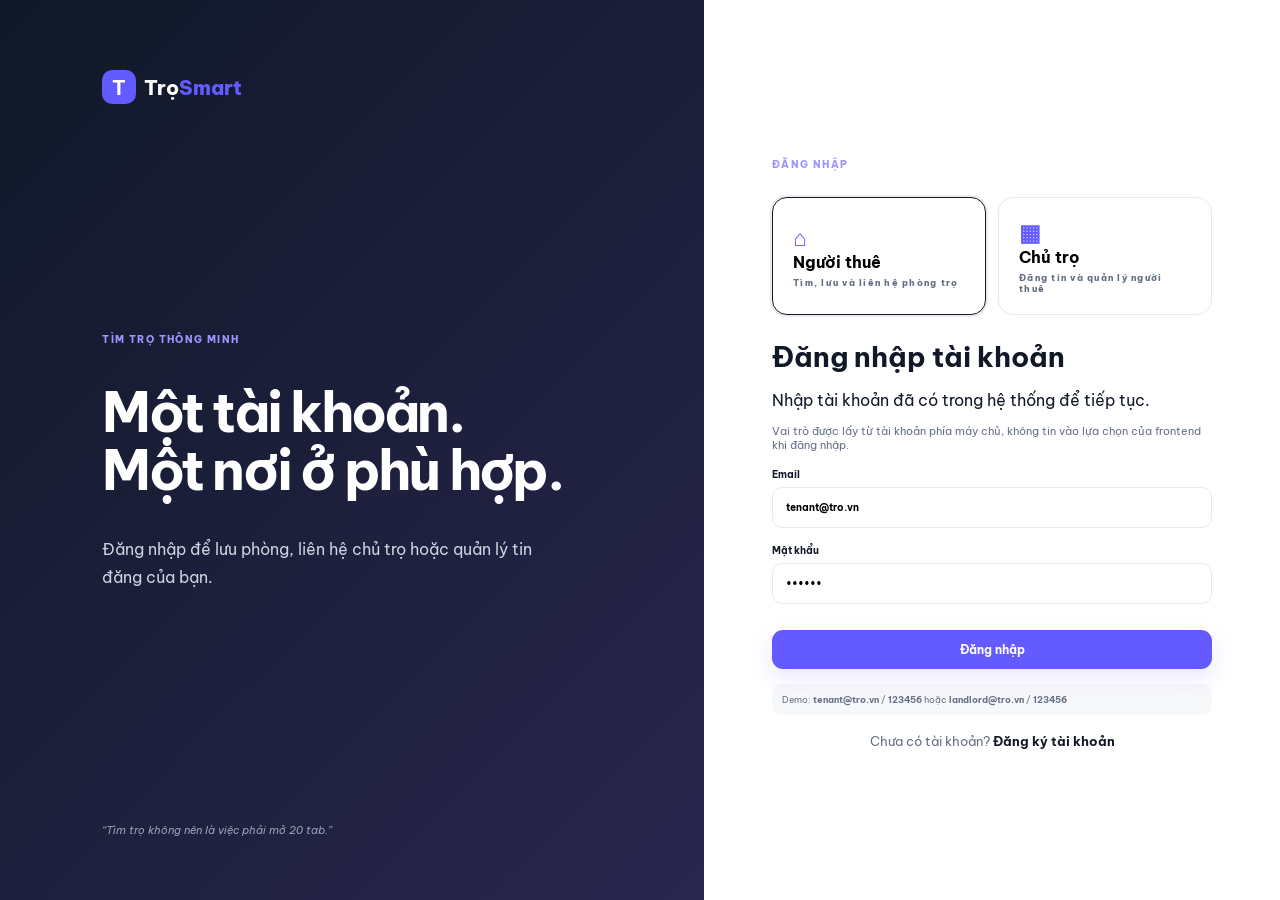
<file: frontend/pages/login.html>
<!doctype html>
<html lang="vi">
<head>
  <meta charset="utf-8">
  <meta name="viewport" content="width=device-width,initial-scale=1">
  <title>Tài khoản — TrọSmart</title>
  <link rel="preconnect" href="https://fonts.googleapis.com">
  <link rel="preconnect" href="https://fonts.gstatic.com" crossorigin>
  <link href="https://fonts.googleapis.com/css2?family=Be+Vietnam+Pro:wght@400;500;600;700;800&display=swap" rel="stylesheet">
  <link rel="stylesheet" href="../assets/css/style.css">
</head>
<body class="auth">
  <div class="auth-left">
    <a class="brand light" href="../index.html"><b>T</b>Trọ<span>Smart</span></a>
    <div>
      <small>TÌM TRỌ THÔNG MINH</small>
      <h1>Một tài khoản.<br>Một nơi ở phù hợp.</h1>
      <p>Đăng nhập để lưu phòng, liên hệ chủ trọ hoặc quản lý tin đăng của bạn.</p>
    </div>
    <i>“Tìm trọ không nên là việc phải mở 20 tab.”</i>
  </div>

  <div class="auth-right">
    <div class="auth-box">
      <small id="step">ĐĂNG NHẬP</small>
      <div id="roles" class="roles auth-role-picker">
        <button type="button" data-role="tenant"><b>⌂</b><strong>Người thuê</strong><small>Tìm, lưu và liên hệ phòng trọ</small></button>
        <button type="button" data-role="landlord"><b>▦</b><strong>Chủ trọ</strong><small>Đăng tin và quản lý người thuê</small></button>
      </div>

      <div class="auth-heading">
        <h2 id="modeTitle">Đăng nhập tài khoản</h2>
        <p id="modeDescription">Nhập tài khoản đã có trong hệ thống để tiếp tục.</p>
      </div>

      <form id="loginForm">
        <input type="hidden" id="loginRole" value="tenant">
        <p class="auth-hint" id="roleHint"></p>
        <label>Email<input id="loginEmail" type="email" value="tenant@tro.vn" required></label>
        <label>Mật khẩu<input id="loginPassword" type="password" value="123456" required></label>
        <button class="btn primary full" type="submit">Đăng nhập</button>
        <aside>Demo: <b>tenant@tro.vn</b> / <b>123456</b> hoặc <b>landlord@tro.vn</b> / <b>123456</b></aside>
      </form>

      <form id="registerForm" hidden>
        <input type="hidden" id="registerRole" value="tenant">
        <label>Họ và tên<input id="registerName" type="text" placeholder="Nguyễn Văn A" required></label>
        <label>Email<input id="registerEmail" type="email" placeholder="you@tro.vn" required></label>
        <label>Mật khẩu<input id="registerPassword" type="password" minlength="4" required></label>
        <label>Nhập lại mật khẩu<input id="registerPasswordConfirm" type="password" minlength="4" required></label>
        <button class="btn primary full" type="submit">Tạo tài khoản</button>
        <aside>Tài khoản mới sẽ được lưu trực tiếp vào <b>backend/data/db.json</b>.</aside>
      </form>

      <div class="auth-switch"><span id="modeText">Chưa có tài khoản?</span> <button type="button" id="switchMode">Đăng ký tài khoản</button></div>
    </div>
  </div>

  <script src="../assets/js/core/api.js"></script>
  <script src="../assets/js/core/session.js"></script>
  <script src="../assets/js/features/auth.js"></script>
</body>
</html>
</file>
<file: frontend/assets/css/style.css>
:root {
    --p: #635bff;
    --dark: #101828;
    --bg: #f7f8fc;
    --muted: #667085;
    --line: #e7e9ef
}

* {
    box-sizing: border-box
}

body {
    margin: 0;
    font-family: "Be Vietnam Pro", sans-serif;
    background: var(--bg);
    color: #111827
}

a {
    text-decoration: none;
    color: inherit
}

button,
input,
select {
    font: inherit
}

.nav {
    height: 74px;
    background: #fff;
    border-bottom: 1px solid var(--line);
    display: flex;
    align-items: center;
    gap: 25px;
    padding: 0 5%;
    position: sticky;
    top: 0;
    z-index: 10
}

.brand {
    font-size: 20px;
    font-weight: 800;
    white-space: nowrap
}

.brand b {
    display: inline-grid;
    place-items: center;
    width: 34px;
    height: 34px;
    background: var(--p);
    color: #fff;
    border-radius: 10px;
    margin-right: 8px
}

.brand span {
    color: var(--p)
}

.search {
    display: flex;
    align-items: center;
    gap: 8px;
    background: #f8f9fb;
    border: 1px solid var(--line);
    border-radius: 12px;
    padding: 0 13px;
    height: 44px;
    flex: 1;
    max-width: 430px;
    margin-left: auto
}

.search input {
    border: 0;
    outline: 0;
    background: transparent;
    width: 100%;
    font-size: 12px
}

.nav nav {
    display: flex;
    align-items: center;
    gap: 14px;
    font-size: 12px
}

.nav nav button {
    border: 0;
    background: none;
    font-size: 18px
}

.btn {
    display: inline-flex;
    align-items: center;
    justify-content: center;
    border: 0;
    border-radius: 11px;
    padding: 12px 17px;
    font-weight: 700;
    font-size: 12px;
    cursor: pointer
}

.primary {
    background: var(--p);
    color: white;
    box-shadow: 0 8px 22px #635bff25
}

.dark {
    background: var(--dark);
    color: white
}

.outline {
    background: white;
    border: 1px solid var(--line)
}

.hero {
    min-height: 580px;
    background: linear-gradient(90deg, #0d1528e8, #0d152877), url('https://images.unsplash.com/photo-1493809842364-78817add7ffb?auto=format&fit=crop&w=2000&q=85') center/cover;
    color: #fff;
    display: flex;
    align-items: center
}

.hero-inner {
    width: min(1120px, 90%);
    margin: auto
}

.hero small,
.section small,
.auth small,
.dash small {
    font-size: 10px;
    font-weight: 800;
    letter-spacing: .14em;
    color: #9b96ff
}

.hero h1 {
    font-size: clamp(42px, 6vw, 75px);
    line-height: 1.04;
    letter-spacing: -.055em;
    margin: 12px 0 18px
}

.hero h1 span {
    color: #bcb8ff
}

.hero p {
    max-width: 610px;
    color: #d0d5dd;
    line-height: 1.7
}

.hero-search {
    background: white;
    border-radius: 15px;
    padding: 7px;
    display: flex;
    width: min(700px, 100%);
    margin-top: 25px
}

.hero-search input {
    border: 0;
    outline: 0;
    flex: 1;
    padding: 0 15px
}

.stats {
    display: flex;
    gap: 45px;
    margin-top: 40px
}

.stats b {
    font-size: 20px
}

.stats small {
    display: block;
    color: #cbd5e1;
    font-size: 10px;
    letter-spacing: 0;
    margin-top: 4px
}

.section {
    width: min(1180px, 90%);
    margin: auto;
    padding: 75px 0
}

.heading {
    display: flex;
    justify-content: space-between;
    align-items: end;
    margin-bottom: 25px
}

.heading h2 {
    margin: 4px 0 0;
    font-size: 30px;
    letter-spacing: -.035em
}

.heading>a {
    color: var(--p);
    font-size: 12px;
    font-weight: 700
}

.filters {
    display: grid;
    grid-template-columns: 1.4fr 1fr 1fr 1fr auto;
    gap: 9px;
    padding: 12px;
    background: white;
    border: 1px solid var(--line);
    border-radius: 17px
}

.filters label {
    font-size: 10px;
    color: var(--muted);
    font-weight: 700
}

.filters select {
    display: block;
    width: 100%;
    border: 0;
    background: #f7f8fa;
    border-radius: 9px;
    padding: 11px;
    margin-top: 5px;
    font-size: 11px
}

.filters>button {
    border: 0;
    background: none;
    color: var(--muted);
    cursor: pointer
}

.meta {
    display: flex;
    justify-content: space-between;
    font-size: 10px;
    color: var(--muted);
    margin: 22px 0 14px
}

.grid {
    display: grid;
    grid-template-columns: repeat(3, 1fr);
    gap: 18px
}

.card {
    background: #fff;
    border: 1px solid var(--line);
    border-radius: 18px;
    overflow: hidden
}

.card:hover {
    transform: translateY(-4px);
    box-shadow: 0 18px 50px #10182812
}

.photo {
    height: 215px;
    background-size: cover;
    background-position: center;
    position: relative
}

.verified {
    position: absolute;
    top: 12px;
    left: 12px;
    background: #ecfdf3;
    color: #027a48;
    padding: 6px 8px;
    border-radius: 20px;
    font-size: 9px;
    font-weight: 800
}

.save {
    position: absolute;
    top: 12px;
    right: 12px;
    border: 0;
    border-radius: 50%;
    width: 35px;
    height: 35px;
    background: #ffffffe8;
    cursor: pointer
}

.body {
    padding: 15px
}

.price {
    font-size: 18px;
    font-weight: 800
}

.price i {
    font-size: 10px;
    color: var(--muted);
    font-style: normal;
    font-weight: 500
}

.title {
    font-size: 13px;
    font-weight: 700;
    line-height: 1.5;
    margin: 7px 0
}

.meta2 {
    font-size: 10px;
    color: var(--muted)
}

.address {
    font-size: 10px;
    color: var(--muted);
    margin-top: 9px;
    white-space: nowrap;
    overflow: hidden;
    text-overflow: ellipsis
}

.tags {
    display: flex;
    flex-wrap: wrap;
    gap: 5px;
    margin-top: 10px
}

.tag {
    background: #f2f4f7;
    padding: 5px 7px;
    border-radius: 7px;
    font-size: 9px;
    color: #475467
}

.card-foot {
    border-top: 1px solid var(--line);
    margin-top: 12px;
    padding-top: 10px;
    display: flex;
    justify-content: space-between;
    align-items: center;
    font-size: 10px
}

.mini {
    display: flex;
    align-items: center;
    gap: 7px
}

.mini img {
    width: 27px;
    height: 27px;
    border-radius: 50%
}

.card-foot a {
    color: var(--p);
    font-weight: 700
}

.map-band {
    display: grid;
    grid-template-columns: 1fr 1.2fr;
    gap: 60px;
    align-items: center
}

.map-band h2 {
    font-size: 40px;
    letter-spacing: -.04em
}

.map-band p {
    color: var(--muted);
    line-height: 1.8;
    font-size: 13px
}

.fake-map {
    height: 370px;
    border-radius: 25px;
    background: #e9edf1;
    position: relative;
    overflow: hidden;
    background-image: linear-gradient(#fff 1px, transparent 1px), linear-gradient(90deg, #fff 1px, transparent 1px);
    background-size: 50px 50px
}

.fake-map:before {
    content: "";
    position: absolute;
    top: 48%;
    left: -10%;
    width: 120%;
    height: 17px;
    background: #fff;
    transform: rotate(-20deg)
}

.fake-map span {
    position: absolute;
    right: 20px;
    top: 18px;
    font-weight: 800;
    color: #aab1bd
}

.fake-map b {
    position: absolute;
    background: var(--p);
    color: #fff;
    border: 4px solid #fff;
    border-radius: 50%;
    width: 34px;
    height: 34px;
    text-align: center;
    padding-top: 6px;
    font-size: 10px
}

.landlords {
    display: grid;
    grid-template-columns: repeat(5, 1fr);
    gap: 13px
}

.landlord {
    background: white;
    border: 1px solid var(--line);
    border-radius: 17px;
    padding: 20px;
    text-align: center
}

.landlord img {
    width: 62px;
    height: 62px;
    border-radius: 50%
}

.landlord h3 {
    font-size: 12px;
    margin: 8px 0
}

.landlord p {
    font-size: 10px;
    color: var(--muted)
}

.cta {
    background: #efefff;
    border: 1px solid #dedcff;
    border-radius: 25px;
    display: flex;
    justify-content: space-between;
    align-items: center;
    margin-bottom: 70px
}

.cta h2 {
    margin: 5px 0;
    font-size: 26px
}

.cta p {
    font-size: 11px;
    color: var(--muted)
}

footer {
    background: #101828;
    color: #98a2b3;
    padding: 50px 5%;
    display: grid;
    grid-template-columns: 2fr 1fr 1fr 1fr;
    gap: 35px;
    font-size: 10px
}

footer>div {
    display: flex;
    flex-direction: column;
    gap: 9px
}

footer strong {
    color: #fff
}

footer .brand {
    color: #fff
}

footer>small {
    grid-column: 1/-1;
    border-top: 1px solid #253047;
    padding-top: 18px
}

.auth {
    min-height: 100vh;
    display: grid;
    grid-template-columns: 1.1fr .9fr;
    background: #fff
}

.auth-left {
    background: linear-gradient(135deg, #101828, #29264e);
    color: white;
    padding: 7vh 8vw;
    display: flex;
    flex-direction: column;
    justify-content: space-between
}

.light {
    color: white
}

.auth-left h1 {
    font-size: 55px;
    line-height: 1.05;
    letter-spacing: -.05em
}

.auth-left p {
    color: #cbd5e1;
    max-width: 450px;
    line-height: 1.7
}

.auth-left i {
    font-size: 11px;
    color: #98a2b3
}

.auth-right {
    display: grid;
    place-items: center;
    padding: 40px
}

.auth-box {
    width: min(440px, 100%)
}

.auth-box h2 {
    font-size: 28px
}

.auth-box>p,
.auth-box form>p {
    font-size: 11px;
    color: var(--muted)
}

.roles {
    display: grid;
    grid-template-columns: 1fr 1fr;
    gap: 12px;
    margin-top: 25px
}

.roles button {
    border: 1px solid var(--line);
    background: white;
    border-radius: 15px;
    padding: 20px;
    text-align: left;
    cursor: pointer
}

.roles button:hover {
    border-color: #aaa5ff;
    transform: translateY(-2px)
}

.roles b {
    display: block;
    color: var(--p);
    font-size: 23px
}

.roles strong,
.roles small {
    display: block
}

.roles small {
    font-size: 9px;
    color: var(--muted);
    margin-top: 5px
}

.auth form label {
    display: block;
    font-size: 10px;
    font-weight: 700;
    margin: 16px 0
}

.auth input {
    display: block;
    width: 100%;
    padding: 13px;
    border: 1px solid var(--line);
    border-radius: 10px;
    margin-top: 6px;
    outline: 0
}

.full {
    width: 100%;
    margin-top: 10px
}

.auth form>button:first-child {
    border: 0;
    background: none;
    color: var(--p);
    font-size: 10px;
    cursor: pointer
}

.auth aside {
    margin-top: 15px;
    background: #f7f8fa;
    padding: 10px;
    border-radius: 9px;
    font-size: 9px;
    color: var(--muted)
}

#toast {
    position: fixed;
    right: 20px;
    bottom: 20px;
    background: #101828;
    color: white;
    padding: 12px 15px;
    border-radius: 10px;
    font-size: 10px;
    opacity: 0;
    transform: translateY(8px);
    transition: .2s;
    z-index: 100
}

.dash {
    background: var(--bg);
    min-height: 100vh
}

.side {
    position: fixed;
    left: 0;
    top: 0;
    bottom: 0;
    width: 245px;
    background: #101828;
    color: #98a2b3;
    padding: 25px 18px;
    display: flex;
    flex-direction: column
}

.profile {
    display: flex;
    gap: 9px;
    align-items: center;
    border-bottom: 1px solid #253047;
    padding: 22px 5px
}

.profile>b {
    width: 36px;
    height: 36px;
    border-radius: 50%;
    background: var(--p);
    display: grid;
    place-items: center;
    color: #fff
}

.profile strong,
.profile small {
    display: block
}

.profile strong {
    font-size: 10px;
    color: #fff
}

.profile small {
    font-size: 8px;
    margin-top: 3px
}

.side nav {
    display: flex;
    flex-direction: column;
    gap: 4px;
    padding-top: 15px
}

.side nav button,
.side>button {
    border: 0;
    background: none;
    color: #98a2b3;
    text-align: left;
    padding: 11px;
    border-radius: 9px;
    cursor: pointer;
    font-size: 10px
}

.side nav button.active,
.side nav button:hover {
    background: #1d2637;
    color: #fff
}

.side>button {
    margin-top: auto;
    border: 1px solid #253047
}

.dash-main {
    margin-left: 245px;
    padding: 45px 5%;
}

.dash-main>header {
    display: flex;
    justify-content: space-between;
    align-items: end;
    margin-bottom: 30px
}

.dash-main h1 {
    font-size: 32px;
    margin: 5px 0
}

.dash-grid {
    display: grid;
    grid-template-columns: repeat(4, 1fr);
    gap: 13px
}

.stat {
    background: white;
    border: 1px solid var(--line);
    border-radius: 15px;
    padding: 18px
}

.stat small {
    color: var(--muted);
    font-size: 9px;
    letter-spacing: 0
}

.stat b {
    display: block;
    font-size: 24px;
    margin-top: 8px
}

.panel {
    background: #fff;
    border: 1px solid var(--line);
    border-radius: 16px;
    padding: 20px;
    margin-top: 16px
}

.panel h3 {
    font-size: 13px;
    margin: 0 0 14px
}

.item {
    display: flex;
    align-items: center;
    gap: 12px;
    padding: 12px 0;
    border-bottom: 1px solid var(--line);
    font-size: 10px
}

.item:last-child {
    border: 0
}

.item img {
    width: 58px;
    height: 45px;
    object-fit: cover;
    border-radius: 7px
}

.item div:nth-child(2) {
    flex: 1
}

.item strong,
.item span {
    display: block
}

.item span {
    color: var(--muted);
    font-size: 9px;
    margin-top: 4px
}

.item a {
    color: var(--p);
    font-weight: 700
}

.badge {
    padding: 5px 7px;
    border-radius: 15px;
    background: #ecfdf3;
    color: #027a48;
    font-size: 8px
}

.map-page {
    height: calc(100vh - 74px);
    display: grid;
    grid-template-columns: 370px 1fr
}

.map-page>aside {
    background: #fff;
    border-right: 1px solid var(--line);
    padding: 25px;
    overflow: auto
}

.map-page select {
    width: 100%;
    padding: 11px;
    border: 1px solid var(--line);
    border-radius: 10px;
    margin-bottom: 12px
}

.map-item {
    padding: 12px;
    border: 1px solid var(--line);
    border-radius: 12px;
    margin-bottom: 8px;
    cursor: pointer
}

.map-item:hover,
.map-item.active {
    border-color: #aaa5ff;
    background: #f8f7ff
}

.map-item strong {
    font-size: 10px
}

.map-item small {
    display: block;
    color: var(--muted);
    margin-top: 4px
}

.map-item b {
    display: block;
    margin-top: 5px;
    font-size: 10px
}

#canvas {
    position: relative;
    overflow: hidden;
    background: #e7ebef;
    background-image: linear-gradient(#fff 1px, transparent 1px), linear-gradient(90deg, #fff 1px, transparent 1px);
    background-size: 70px 70px
}

#canvas:before {
    content: "";
    position: absolute;
    left: -10%;
    top: 43%;
    width: 120%;
    height: 22px;
    background: #fff;
    transform: rotate(-19deg)
}

#canvas>span {
    position: absolute;
    left: 43%;
    top: 12%;
    font-size: 28px;
    color: #b1b8c3;
    font-weight: 800
}

.marker {
    position: absolute;
    width: 38px;
    height: 38px;
    background: var(--p);
    border: 4px solid white;
    border-radius: 50% 50% 50% 0;
    transform: rotate(-45deg);
    box-shadow: 0 8px 20px #635bff33;
    cursor: pointer;
    z-index: 2
}

.marker b {
    display: block;
    transform: rotate(45deg);
    color: #fff;
    text-align: center;
    padding-top: 8px;
    font-size: 9px
}

.marker.active {
    background: #101828
}

.popup {
    position: absolute;
    background: white;
    padding: 10px;
    border-radius: 10px;
    box-shadow: 0 15px 40px #10182825;
    z-index: 5;
    font-size: 9px;
    min-width: 160px
}

.popup strong {
    display: block;
    margin-bottom: 4px
}

.detail {
    width: min(1180px, 90%);
    margin: 35px auto 70px
}

.detail-top {
    display: grid;
    grid-template-columns: 1.3fr .7fr;
    gap: 18px
}

.detail-img {
    height: 480px;
    border-radius: 22px;
    background-size: cover;
    background-position: center
}

.summary,
.box {
    background: #fff;
    border: 1px solid var(--line);
    border-radius: 20px;
    padding: 25px
}

.summary h1 {
    font-size: 30px;
    line-height: 1.15
}

.bigprice {
    font-size: 26px;
    font-weight: 800;
    margin: 20px 0
}

.bigprice small {
    font-size: 10px;
    color: var(--muted)
}

.detail-grid {
    display: grid;
    grid-template-columns: 1.3fr .7fr;
    gap: 18px;
    margin-top: 18px
}

.box {
    margin-bottom: 18px
}

.box h3 {
    font-size: 13px
}

.box p {
    font-size: 11px;
    line-height: 1.8;
    color: #475467
}

.amenities {
    display: grid;
    grid-template-columns: 1fr 1fr;
    gap: 8px
}

.amenity {
    font-size: 10px;
    background: #f7f8fa;
    padding: 10px;
    border-radius: 8px
}

.landlord-profile {
    display: flex;
    gap: 10px;
    align-items: center
}

.landlord-profile img {
    width: 50px;
    height: 50px;
    border-radius: 50%
}

.landlord-profile strong {
    font-size: 11px
}

.landlord-profile small {
    display: block;
    color: var(--muted);
    margin-top: 4px
}

@media(max-width:900px) {
    .nav {
        padding: 0 3%;
    }

    .nav .search {
        display: none
    }

    .hero-inner {
        width: 90%
    }

    .grid {
        grid-template-columns: repeat(2, 1fr)
    }

    .landlords {
        grid-template-columns: repeat(2, 1fr)
    }

    .filters {
        grid-template-columns: 1fr 1fr
    }

    .map-band,
    .detail-top,
    .detail-grid {
        grid-template-columns: 1fr
    }

    .auth {
        grid-template-columns: 1fr
    }

    .auth-left {
        display: none
    }

    .side {
        display: none
    }

    .dash-main {
        margin-left: 0
    }

    .dash-grid {
        grid-template-columns: 1fr 1fr
    }

    .map-page {
        grid-template-columns: 1fr
    }

    .map-page>aside {
        height: 45vh
    }

    .map-page>#canvas {
        height: 55vh
    }
}

@media(max-width:600px) {
    .nav nav a:not(.btn) {
        display: none
    }

    .hero {
        min-height: 650px
    }

    .stats {
        gap: 15px
    }

    .stats b {
        font-size: 15px
    }

    .grid,
    .landlords,
    .roles {
        grid-template-columns: 1fr
    }

    .filters {
        grid-template-columns: 1fr
    }

    .section {
        padding: 55px 0
    }

    .cta {
        display: block
    }

    .cta .btn {
        margin-top: 18px
    }

    .dash-main>header .btn {
        display: none
    }

    .detail-img {
        height: 300px
    }

    .amenities {
        grid-template-columns: 1fr
    }
}
/* =========================================================
   HERO ENHANCEMENT
   ========================================================= */

/* Hero */
.hero {
    position: relative;
    overflow: hidden;
    isolation: isolate;
    min-height: 580px;

    background:
        linear-gradient(
            90deg,
            rgba(13, 21, 40, 0.91),
            rgba(13, 21, 40, 0.53)
        ),
        url('https://images.unsplash.com/photo-1493809842364-78817add7ffb?auto=format&fit=crop&w=2000&q=85')
        center / cover;

    animation: heroBackgroundZoom 18s ease-in-out infinite alternate;
}

/* Zoom ảnh nền rất chậm */
@keyframes heroBackgroundZoom {
    0% {
        background-size: 100% auto;
    }

    100% {
        background-size: 107% auto;
    }
}


/* ---------------------------------------------------------
   LIGHT GLOW
   --------------------------------------------------------- */

.hero-glow {
    position: absolute;
    border-radius: 50%;
    pointer-events: none;
    z-index: -1;

    filter: blur(80px);
    opacity: 0.22;

    background: #756cff;
}

.glow-1 {
    width: 420px;
    height: 420px;
    left: 35%;
    top: 10%;

    animation: glowMove1 10s ease-in-out infinite alternate;
}

.glow-2 {
    width: 300px;
    height: 300px;
    right: 8%;
    bottom: -80px;

    background: #8f89ff;

    animation: glowMove2 13s ease-in-out infinite alternate;
}

@keyframes glowMove1 {
    from {
        transform: translate3d(-30px, 10px, 0);
    }

    to {
        transform: translate3d(70px, -30px, 0);
    }
}

@keyframes glowMove2 {
    from {
        transform: translate3d(30px, 20px, 0);
    }

    to {
        transform: translate3d(-50px, -40px, 0);
    }
}


/* ---------------------------------------------------------
   HERO CONTENT ANIMATION
   --------------------------------------------------------- */

.hero-inner {
    position: relative;
    z-index: 2;
}

.hero-eyebrow {
    display: flex;
    align-items: center;
    gap: 8px;

    font-size: 10px;
    font-weight: 800;
    letter-spacing: 0.14em;
    color: #a9a4ff;

    opacity: 0;
    animation: heroFadeUp 0.7s ease forwards;
}

.eyebrow-dot {
    width: 7px;
    height: 7px;
    border-radius: 50%;
    background: #8b85ff;

    box-shadow:
        0 0 0 5px rgba(139, 133, 255, 0.12),
        0 0 18px rgba(139, 133, 255, 0.8);

    animation: dotPulse 2s ease-in-out infinite;
}

@keyframes dotPulse {
    0%,
    100% {
        opacity: 0.7;
        transform: scale(1);
    }

    50% {
        opacity: 1;
        transform: scale(1.2);
    }
}


.hero h1 {
    opacity: 0;
    transform: translateY(25px);

    animation:
        heroFadeUp 0.8s 0.12s ease forwards;
}

.hero-description {
    opacity: 0;
    transform: translateY(18px);

    animation:
        heroFadeUp 0.8s 0.25s ease forwards;
}


@keyframes heroFadeUp {
    to {
        opacity: 1;
        transform: translateY(0);
    }
}


/* ---------------------------------------------------------
   SEARCH BOX
   --------------------------------------------------------- */

.hero-search {
    position: relative;

    opacity: 0;
    transform: translateY(20px);

    animation:
        heroFadeUp 0.8s 0.4s ease forwards;

    transition:
        box-shadow 0.3s ease,
        transform 0.3s ease;
}

.hero-search:focus-within {
    transform: translateY(-2px);

    box-shadow:
        0 0 0 4px rgba(99, 91, 255, 0.15),
        0 20px 50px rgba(0, 0, 0, 0.22);
}

.hero-search input {
    transition: color 0.2s ease;
}

.hero-search input:focus {
    color: #111827;
}

.search-icon {
    color: #667085;
    font-size: 22px;
    margin-left: 8px;
    transition: transform 0.25s ease;
}

.hero-search:focus-within .search-icon {
    transform: scale(1.15);
    color: var(--p);
}

.search-arrow {
    display: inline-block;
    margin-left: 5px;

    transition:
        transform 0.25s ease;
}

#find:hover .search-arrow {
    transform: translateX(4px);
}

#find {
    transition:
        transform 0.25s ease,
        box-shadow 0.25s ease;
}

#find:hover {
    transform: translateY(-1px);

    box-shadow:
        0 8px 25px rgba(16, 24, 40, 0.25);
}


/* ---------------------------------------------------------
   STATS
   --------------------------------------------------------- */

.stats {
    opacity: 0;

    animation:
        heroFadeUp 0.8s 0.55s ease forwards;
}

.stat-item {
    display: flex;
    flex-direction: column;
    min-width: 100px;
}

.stat-item b {
    display: block;
    font-size: 21px;
    line-height: 1.2;
}

.stat-item small {
    display: block;
    color: #cbd5e1;
    font-size: 10px;
    letter-spacing: 0;
    margin-top: 5px;
}

.counter {
    font-variant-numeric: tabular-nums;
}


/* ---------------------------------------------------------
   SCROLL INDICATOR
   --------------------------------------------------------- */

.hero-scroll {
    position: absolute;

    left: 50%;
    bottom: -80px;

    transform: translateX(-50%);

    display: flex;
    flex-direction: column;
    align-items: center;
    gap: 7px;

    border: 0;
    background: transparent;

    color: rgba(255, 255, 255, 0.65);

    cursor: pointer;

    opacity: 0;

    animation:
        heroScrollAppear 1s 1.2s ease forwards;
}

.hero-scroll span {
    font-size: 9px;
    letter-spacing: 0.08em;
}

.hero-scroll i {
    font-size: 18px;
    font-style: normal;

    animation: scrollBounce 1.6s ease-in-out infinite;
}

.hero-scroll:hover {
    color: white;
}

@keyframes heroScrollAppear {
    to {
        opacity: 1;
    }
}

@keyframes scrollBounce {
    0%,
    100% {
        transform: translateY(0);
    }

    50% {
        transform: translateY(6px);
    }
}


/* ---------------------------------------------------------
   MOBILE
   --------------------------------------------------------- */

@media (max-width: 600px) {

    .hero {
        animation: none;
    }

    .hero-glow {
        filter: blur(60px);
        opacity: 0.16;
    }

    .hero-scroll {
        display: none;
    }

    .stats {
        gap: 18px;
    }

    .stat-item {
        min-width: 0;
    }

    .stat-item b {
        font-size: 16px;
    }

    .stat-item small {
        font-size: 9px;
    }

    .hero-search {
        height: 58px;
    }

    .hero-search input {
        min-width: 0;
    }

    .search-icon {
        display: none;
    }
}


/* ---------------------------------------------------------
   ACCESSIBILITY
   --------------------------------------------------------- */

@media (prefers-reduced-motion: reduce) {

    .hero,
    .hero-glow,
    .hero-eyebrow,
    .hero h1,
    .hero-description,
    .hero-search,
    .stats,
    .hero-scroll,
    .eyebrow-dot {
        animation: none !important;
        transition: none !important;
    }

    .hero h1,
    .hero-description,
    .hero-search,
    .stats,
    .hero-eyebrow,
    .hero-scroll {
        opacity: 1;
        transform: none;
    }
}
/* =========================================================
   TROSMART MAP — SEARCH + FILTER
   ========================================================= */

.map-page {
    height: calc(100vh - 74px);
    display: grid;
    grid-template-columns: 410px minmax(0, 1fr);
    overflow: hidden;
}


/* =========================================================
   SIDEBAR
   ========================================================= */

.map-sidebar {
    background: #fff;
    border-right: 1px solid var(--line);
    padding: 24px 20px 20px;
    overflow-y: auto;
    overflow-x: hidden;
    scrollbar-width: thin;
}


.map-sidebar::-webkit-scrollbar {
    width: 6px;
}


.map-sidebar::-webkit-scrollbar-thumb {
    background: #d5d7dc;
    border-radius: 20px;
}


/* =========================================================
   HEADING
   ========================================================= */

.map-heading {
    margin-bottom: 18px;
}


.map-heading small {
    display: block;

    color: #171b2e;

    font-size: 11px;
    font-weight: 700;

    letter-spacing: .04em;

    margin-bottom: 7px;
}


.map-heading h2 {
    margin: 0;

    color: #151a2d;

    font-size: 28px;
    line-height: 1.15;
    letter-spacing: -.03em;
}


.map-heading-description {
    margin: 8px 0 0;

    color: var(--muted);

    font-size: 11px;
    line-height: 1.5;
}


/* =========================================================
   SEARCH
   ========================================================= */

.map-search-box {
    position: relative;

    display: flex;
    align-items: center;

    height: 48px;

    background: #f8f9fb;

    border: 1px solid #e2e5eb;

    border-radius: 12px;

    margin-bottom: 20px;

    transition:
        border-color .2s ease,
        box-shadow .2s ease,
        background .2s ease;
}


.map-search-box:focus-within {
    background: #fff;

    border-color: #8d87ff;

    box-shadow:
        0 0 0 4px rgba(99, 91, 255, .08);
}


.map-search-icon {
    margin-left: 14px;

    color: #667085;

    font-size: 20px;

    line-height: 1;
}


.map-search-box input {
    flex: 1;

    min-width: 0;

    height: 100%;

    padding: 0 12px;

    border: 0;
    outline: 0;

    background: transparent;

    color: #101828;

    font-family: inherit;
    font-size: 12px;
}


.map-search-box input::placeholder {
    color: #98a2b3;
}


.map-search-clear {
    width: 30px;
    height: 30px;

    margin-right: 8px;

    border: 0;

    background: transparent;

    color: #98a2b3;

    font-size: 20px;

    cursor: pointer;

    opacity: .7;
}


.map-search-clear:hover {
    color: #344054;
    opacity: 1;
}


/* =========================================================
   FILTER HEADER
   ========================================================= */

.map-filter-header {
    display: flex;

    align-items: center;
    justify-content: space-between;

    margin-bottom: 10px;
}


.map-filter-header strong {
    font-size: 12px;
    color: #101828;
}


.map-filter-header button {
    border: 0;

    background: transparent;

    color: var(--p);

    font-family: inherit;

    font-size: 10px;
    font-weight: 700;

    cursor: pointer;
}


.map-filter-header button:hover {
    text-decoration: underline;
}


/* =========================================================
   FILTER GRID
   ========================================================= */

.map-filters {
    display: grid;

    grid-template-columns: 1fr 1fr;

    gap: 9px;

    padding-bottom: 18px;

    border-bottom: 1px solid var(--line);

    margin-bottom: 15px;
}


.map-filter {
    min-width: 0;
}


.map-filter label {
    display: block;

    margin-bottom: 5px;

    color: #667085;

    font-size: 9px;
    font-weight: 600;
}


.map-filter select {
    width: 100%;

    height: 40px;

    padding: 0 9px;

    margin: 0 !important;

    border: 1px solid #e1e4ea;

    border-radius: 9px;

    outline: 0;

    background: #fff;

    color: #344054;

    font-family: inherit;

    font-size: 10px;

    cursor: pointer;

    transition:
        border-color .2s ease,
        box-shadow .2s ease;
}


.map-filter select:hover {
    border-color: #c8cbd4;
}


.map-filter select:focus {
    border-color: #8d87ff;

    box-shadow:
        0 0 0 3px rgba(99, 91, 255, .07);
}


/* =========================================================
   RESULT HEADER
   ========================================================= */

.map-result-header {
    display: flex;

    align-items: center;
    justify-content: space-between;

    margin-bottom: 11px;
}


.map-result-header > div {
    display: flex;
    align-items: baseline;
    gap: 4px;
}


.map-result-header strong {
    color: #101828;

    font-size: 12px;
}


.map-result-header span {
    color: #667085;

    font-size: 10px;
}


.map-active-filter {
    max-width: 190px;

    overflow: hidden;

    padding: 5px 8px;

    background: #f4f3ff;

    border-radius: 20px;

    color: var(--p) !important;

    font-size: 8px !important;
    font-weight: 700;

    text-overflow: ellipsis;

    white-space: nowrap;
}


/* =========================================================
   MAP — FULL LISTING CARDS
   ========================================================= */
.map-sidebar {
    min-width: 0;
}

.map-list {
    display: flex;
    flex-direction: column;
    gap: 14px;
    padding-bottom: 12px;
}

.map-full-card {
    display: block;
    width: 100%;
    margin: 0;
    padding: 0;
    border-radius: 18px;
    overflow: hidden;
    cursor: pointer;
}

.map-full-card:hover {
    transform: translateY(-2px);
}

.map-full-card .photo {
    height: 215px;
}

.map-full-card .body {
    padding: 15px;
}

.map-full-card .title {
    font-size: 13px;
}

.map-full-card .address {
    white-space: normal;
    display: -webkit-box;
    -webkit-line-clamp: 2;
    -webkit-box-orient: vertical;
}

.map-full-card .card-foot {
    gap: 8px;
}

.map-card-save {
    z-index: 2;
}

.map-empty-list {
    padding: 40px 18px;
    text-align: center;
    color: var(--muted);
    font-size: 11px;
    border: 1px dashed #d9dde5;
    border-radius: 14px;
}

/* =========================================================
   FILTERS — MORE PRACTICAL RENTAL CRITERIA
   ========================================================= */
.filters-expanded {
    grid-template-columns: repeat(4, minmax(0, 1fr));
    row-gap: 12px;
}

.filters-expanded label {
    min-width: 0;
}

.map-filter select {
    text-overflow: ellipsis;
}

/* =========================================================
   LANDLORD VERIFICATION PANEL
   ========================================================= */
.landlord-verified-panel,
.landlord-unverified-panel {
    display: flex;
    align-items: flex-start;
    gap: 10px;
    margin-top: 16px;
    padding: 14px;
    border-radius: 14px;
}

.landlord-verified-panel {
    background: linear-gradient(135deg, #ecfdf3, #f4fff8);
    border: 1px solid #b7ebcf;
}

.landlord-unverified-panel {
    background: #f8f9fb;
    border: 1px solid #e4e7ec;
}

.landlord-verified-icon,
.landlord-unverified-panel > span {
    flex: 0 0 28px;
    width: 28px;
    height: 28px;
    display: flex;
    align-items: center;
    justify-content: center;
    border-radius: 50%;
    font-weight: 800;
}

.landlord-verified-icon {
    background: #12b76a;
    color: #fff;
}

.landlord-unverified-panel > span {
    background: #f2f4f7;
    color: #667085;
}

.landlord-verified-panel strong,
.landlord-unverified-panel strong {
    display: block;
    color: #101828;
    font-size: 11px;
}

.landlord-verified-panel strong {
    color: #027a48;
}

.landlord-verified-panel p,
.landlord-unverified-panel p {
    margin: 4px 0 0;
    color: #667085;
    font-size: 9px;
    line-height: 1.5;
}

/* =========================================================
   ROOM LIST
   ========================================================= */

.map-list {
    display: flex;

    flex-direction: column;

    gap: 8px;
}


.map-item {
    position: relative;

    display: flex;

    gap: 10px;

    padding: 12px;

    border: 1px solid var(--line);

    border-radius: 12px;

    background: #fff;

    cursor: pointer;

    transition:
        border-color .2s ease,
        background .2s ease,
        transform .2s ease,
        box-shadow .2s ease;
}


.map-item:hover {
    transform: translateY(-1px);

    border-color: #aaa5ff;

    background: #fbfaff;

    box-shadow:
        0 7px 20px rgba(16, 24, 40, .06);
}


.map-item.active {
    border-color: #756eff;

    background: #f8f7ff;

    box-shadow:
        0 8px 25px rgba(99, 91, 255, .10);
}


.map-item-number {
    flex: 0 0 25px;

    width: 25px;
    height: 25px;

    display: flex;

    align-items: center;
    justify-content: center;

    margin-top: 1px;

    border-radius: 50%;

    background: #eeedff;

    color: var(--p);

    font-size: 9px;
    font-weight: 800;
}


.map-item-content {
    min-width: 0;
    flex: 1;
}


.map-item strong {
    display: block;

    color: #101828;

    font-size: 10px;
    line-height: 1.45;
}


.map-item small {
    display: block;

    margin-top: 5px;

    color: var(--muted);

    font-size: 9px;
    line-height: 1.45;
}


.map-item-bottom {
    display: flex;

    align-items: center;
    justify-content: space-between;

    gap: 6px;

    margin-top: 7px;
}


.map-item-bottom b {
    display: block;

    color: #111827;

    font-size: 10px;
}


.map-item-bottom b span {
    color: #98a2b3;

    font-size: 8px;
    font-weight: 500;
}


.map-verified {
    padding: 3px 6px;

    border-radius: 20px;

    background: #ecfdf3;

    color: #027a48 !important;

    font-size: 7px !important;
    font-weight: 700;
}


/* =========================================================
   MAP CANVAS
   ========================================================= */

.map-canvas {
    position: relative;

    overflow: hidden;

    background-color: #e7ebef;

    background-image:
        linear-gradient(
            #fff 1px,
            transparent 1px
        ),
        linear-gradient(
            90deg,
            #fff 1px,
            transparent 1px
        );

    background-size: 70px 70px;

    transform-origin: center;

    transition: transform .25s ease;

    transform:
        scale(var(--map-zoom, 1));
}


/* =========================================================
   MAP LABEL
   ========================================================= */

.map-label {
    position: absolute;

    left: 43%;
    top: 12%;

    color: #b1b8c3;

    font-size: 28px;

    font-weight: 800;

    pointer-events: none;
}


/* =========================================================
   ROADS
   ========================================================= */

.map-road {
    position: absolute;

    height: 22px;

    background: #fff;

    pointer-events: none;
}


.road-1 {
    left: -10%;
    top: 43%;

    width: 120%;

    transform: rotate(-19deg);
}


.road-2 {
    left: 18%;
    top: -20%;

    width: 13px;
    height: 150%;

    transform: rotate(24deg);

    opacity: .7;
}


.road-3 {
    left: 64%;
    top: -20%;

    width: 9px;
    height: 150%;

    transform: rotate(-13deg);

    opacity: .5;
}


/* =========================================================
   MARKER
   ========================================================= */

.marker {
    position: absolute;

    width: 42px;
    height: 42px;

    padding: 0;

    border: 4px solid #fff;

    border-radius: 50% 50% 50% 0;

    background: var(--p);

    transform:
        translate(-50%, -50%)
        rotate(-45deg);

    box-shadow:
        0 8px 22px rgba(99, 91, 255, .25);

    cursor: pointer;

    z-index: 5;

    transition:
        transform .2s ease,
        box-shadow .2s ease;
}


.marker span {
    display: flex;

    align-items: center;
    justify-content: center;

    width: 100%;
    height: 100%;

    color: #fff;

    font-size: 9px;
    font-weight: 800;

    transform: rotate(45deg);
}


.marker:hover,
.marker.active {
    transform:
        translate(-50%, -50%)
        rotate(-45deg)
        scale(1.18);

    box-shadow:
        0 10px 30px rgba(99, 91, 255, .4);

    z-index: 20;
}


/* =========================================================
   POPUP
   ========================================================= */

.popup {
    position: absolute;

    width: 230px;

    overflow: hidden;

    background: #fff;

    border: 1px solid rgba(16, 24, 40, .08);

    border-radius: 14px;

    box-shadow:
        0 18px 45px rgba(16, 24, 40, .18);

    z-index: 30;

    animation:
        mapPopupIn .2s ease-out;
}


@keyframes mapPopupIn {

    from {
        opacity: 0;
        transform: translateY(6px) scale(.97);
    }

    to {
        opacity: 1;
        transform: translateY(0) scale(1);
    }

}


.popup-close {
    position: absolute;

    right: 8px;
    top: 8px;

    z-index: 2;

    width: 25px;
    height: 25px;

    border: 0;

    border-radius: 50%;

    background: rgba(255,255,255,.92);

    color: #344054;

    font-size: 17px;

    cursor: pointer;
}


.popup-image {
    width: 100%;
    height: 105px;

    overflow: hidden;

    background: #f2f4f7;
}


.popup-image img {
    width: 100%;
    height: 100%;

    object-fit: cover;
}


.popup-body {
    padding: 11px;
}


.popup-body strong {
    display: block;

    padding-right: 15px;

    color: #101828;

    font-size: 10px;

    line-height: 1.4;
}


.popup-location {
    display: block;

    margin-top: 5px;

    color: #667085;

    font-size: 8px;
}


.popup-body > b {
    display: block;

    margin-top: 7px;

    color: #111827;

    font-size: 10px;
}


.popup-body > b small {
    color: #98a2b3;

    font-size: 8px;
    font-weight: 500;
}


.popup-link {
    display: inline-block;

    margin-top: 8px;

    color: var(--p);

    font-size: 9px;
    font-weight: 700;

    text-decoration: none;
}


.popup-link:hover {
    text-decoration: underline;
}


/* =========================================================
   EMPTY STATE
   ========================================================= */

.map-empty {
    position: absolute;

    left: 50%;
    top: 50%;

    display: flex;

    flex-direction: column;

    align-items: center;

    gap: 5px;

    padding: 25px 30px;

    border-radius: 16px;

    background: rgba(255,255,255,.94);

    box-shadow:
        0 15px 40px rgba(16,24,40,.12);

    transform: translate(-50%, -50%);

    text-align: center;

    z-index: 50;
}


.map-empty-icon {
    width: 38px;
    height: 38px;

    display: flex;

    align-items: center;
    justify-content: center;

    margin-bottom: 5px;

    border-radius: 50%;

    background: #f0efff;

    color: var(--p);

    font-size: 18px;
}


.map-empty strong {
    color: #101828;

    font-size: 12px;
}


.map-empty span {
    color: #667085;

    font-size: 9px;
}


.map-empty button {
    margin-top: 7px;

    padding: 7px 12px;

    border: 0;

    border-radius: 7px;

    background: var(--p);

    color: #fff;

    font-family: inherit;

    font-size: 9px;
    font-weight: 700;

    cursor: pointer;
}


/* =========================================================
   MAP CONTROLS
   ========================================================= */

.map-controls {
    position: absolute;

    right: 18px;
    bottom: 18px;

    display: flex;

    flex-direction: column;

    overflow: hidden;

    border: 1px solid #d9dde5;

    border-radius: 10px;

    background: #fff;

    box-shadow:
        0 5px 18px rgba(16,24,40,.1);

    z-index: 20;
}


.map-controls button {
    width: 38px;
    height: 38px;

    border: 0;

    border-bottom: 1px solid #eaecf0;

    background: #fff;

    color: #344054;

    font-family: inherit;

    font-size: 20px;

    cursor: pointer;
}


.map-controls button:last-child {
    border-bottom: 0;
}


.map-controls button:hover {
    background: #f8f7ff;

    color: var(--p);
}


/* =========================================================
   ERROR
   ========================================================= */

.map-error {
    padding: 30px 10px;

    color: #b42318;

    text-align: center;

    font-size: 10px;
}


/* =========================================================
   RESPONSIVE
   ========================================================= */

@media (max-width: 900px) {

    .filters-expanded {
        grid-template-columns: repeat(2, minmax(0, 1fr));
    }

    .map-page {
        grid-template-columns: 1fr;
        grid-template-rows: auto 1fr;

        height: calc(100vh - 74px);
    }


    .map-sidebar {
        max-height: 48vh;

        border-right: 0;

        border-bottom: 1px solid var(--line);
    }


    .map-canvas {
        min-height: 52vh;
    }


    .map-navbar-search {
        display: none;
    }

}


@media (max-width: 600px) {

    .map-sidebar {
        padding: 18px 14px;
    }


    .map-heading h2 {
        font-size: 23px;
    }


    .map-filters {
        grid-template-columns: 1fr;
    }


    .map-page {
        height: calc(100vh - 68px);
    }


    .map-canvas {
        min-height: 50vh;
    }


    .popup {
        width: 210px;
    }

}
#canvas.leaflet-container{width:100%;height:100%;z-index:1;}


/* =========================================================
   MVP AUTH / ROLE NAV
   ========================================================= */
.auth-role-picker { margin-bottom: 24px; }
.auth-role-picker button.active {
    border-color: #111827;
    box-shadow: 0 0 0 2px rgba(17,24,39,.08);
}
.auth-heading { margin: 4px 0 18px; }
.auth-heading h2 { margin-bottom: 8px; }
.auth-hint { font-size: 12px; color: #667085; margin: -4px 0 14px; }
.auth-switch { margin-top: 18px; text-align: center; font-size: 13px; color: #667085; }
.auth-switch button { border: 0; background: transparent; padding: 0; font: inherit; font-weight: 700; cursor: pointer; color: #111827; }
.nav-user { font-size: 12px; color: #667085; white-space: nowrap; }
.nav-logout { border: 0; background: transparent; cursor: pointer; font: inherit; color: #111827; }

/* =========================================================
   MVP PHASE 3 — LANDLORD LISTING MANAGEMENT
   ========================================================= */
.listing-toolbar,
.panel-heading,
.listing-form-header,
.form-actions,
.listing-card-title,
.listing-actions {
    display: flex;
    align-items: center;
    justify-content: space-between;
    gap: 14px;
}

.listing-toolbar {
    margin-bottom: 22px;
}

.listing-toolbar h2,
.section-kicker,
.section-muted {
    margin: 0;
}

.section-kicker {
    font-size: 11px;
    font-weight: 800;
    letter-spacing: .08em;
    color: #667085;
}

.section-muted,
.listing-form-header p {
    color: #667085;
    font-size: 13px;
}

.listing-grid {
    display: grid;
    grid-template-columns: repeat(2, minmax(0, 1fr));
    gap: 18px;
}

.listing-card {
    overflow: hidden;
    background: #fff;
    border: 1px solid var(--line, #e4e7ec);
    border-radius: 18px;
    box-shadow: 0 8px 28px rgba(16, 24, 40, .06);
}

.listing-card.is-hidden {
    opacity: .72;
}

.listing-card-image {
    height: 190px;
    position: relative;
    background: #f2f4f7;
}

.listing-card-image img {
    width: 100%;
    height: 100%;
    object-fit: cover;
    display: block;
}

.listing-status {
    position: absolute;
    top: 12px;
    right: 12px;
    padding: 6px 9px;
    border-radius: 999px;
    background: rgba(255, 255, 255, .92);
    font-size: 11px;
    font-weight: 700;
}

.listing-card-body {
    padding: 16px;
}

.listing-card-title h3 {
    margin: 0;
    font-size: 17px;
}

.listing-card-title b {
    white-space: nowrap;
}

.listing-card-body > p {
    margin: 8px 0 0;
    color: #667085;
    font-size: 12px;
}

.listing-meta {
    font-size: 11px !important;
}

.listing-tags {
    display: flex;
    gap: 6px;
    flex-wrap: wrap;
    margin-top: 12px;
}

.listing-tags span {
    padding: 5px 8px;
    border-radius: 999px;
    background: #f2f4f7;
    font-size: 11px;
}

.listing-actions {
    justify-content: flex-start;
    flex-wrap: wrap;
    margin-top: 15px;
}

.listing-actions .btn {
    flex: 1 1 auto;
    text-align: center;
}

.listing-form-wrap {
    padding: 22px;
}

.listing-form-header {
    align-items: flex-start;
    margin-bottom: 22px;
}

.listing-form-header h3 {
    margin: 0 0 6px;
}

.listing-form {
    display: grid;
    gap: 18px;
}

.form-section {
    padding: 18px;
    border: 1px solid #eaecf0;
    border-radius: 14px;
    background: #fcfcfd;
}

.form-section h4 {
    margin: 0 0 14px;
}

.form-grid {
    display: grid;
    grid-template-columns: repeat(2, minmax(0, 1fr));
    gap: 14px;
}

.form-grid label,
.listing-form > label {
    display: flex;
    flex-direction: column;
    gap: 7px;
    font-size: 12px;
    font-weight: 600;
    color: #344054;
}

.form-grid input,
.form-grid select,
.listing-form textarea {
    width: 100%;
    padding: 10px 11px;
    border: 1px solid #d0d5dd;
    border-radius: 10px;
    background: #fff;
    font: inherit;
    color: #101828;
    box-sizing: border-box;
}

.form-grid input:focus,
.form-grid select:focus,
.listing-form textarea:focus {
    outline: 2px solid rgba(99, 91, 255, .14);
    border-color: #635bff;
}

.field-full {
    grid-column: 1 / -1;
}

.checkbox-field {
    flex-direction: row !important;
    align-items: center;
    margin-top: 24px;
}

.checkbox-field input {
    width: auto;
}

.form-actions {
    justify-content: flex-end;
}

.dash-toast {
    position: fixed;
    right: 22px;
    bottom: 22px;
    z-index: 1000;
    padding: 12px 15px;
    border-radius: 11px;
    background: #101828;
    color: #fff;
    box-shadow: 0 12px 30px rgba(16, 24, 40, .2);
    font-size: 13px;
}

.dash-toast.success {
    background: #067647;
}

.dash-toast.error {
    background: #b42318;
}

@media (max-width: 900px) {
    .listing-grid,
    .form-grid {
        grid-template-columns: 1fr;
    }

    .field-full {
        grid-column: auto;
    }
}

@media (max-width: 600px) {
    .listing-toolbar,
    .listing-form-header {
        flex-direction: column;
        align-items: stretch;
    }

    .listing-card-image {
        height: 170px;
    }

    .listing-form-wrap {
        padding: 14px;
    }
}

/* =========================================================
   ROOM IMAGE UPLOAD + LEAFLET MAP
   ========================================================= */
.image-upload-field {
    display: flex;
    flex-direction: column;
    gap: 8px;
}
.image-upload-field > label {
    display: block;
}
.field-hint {
    color: #667085;
    font-size: 12px;
}
.room-image-preview {
    position: relative;
    width: min(420px, 100%);
    height: 220px;
    overflow: hidden;
    border: 1px solid var(--line);
    border-radius: 12px;
    background: #f2f4f7;
}
.room-image-preview[hidden] { display: none; }
.room-image-preview img {
    width: 100%;
    height: 100%;
    object-fit: cover;
}
.room-image-preview button {
    position: absolute;
    top: 8px;
    right: 8px;
    width: 30px;
    height: 30px;
    border: 0;
    border-radius: 50%;
    background: rgba(16,24,40,.82);
    color: #fff;
    font-size: 20px;
    cursor: pointer;
}
.map-canvas {
    transform: none !important;
    background: #e9eef3 !important;
    background-image: none !important;
}
.map-canvas .leaflet-control-attribution {
    font-size: 10px;
}


/* Phase 5: user home direction */
[data-user-home="true"] .hero {
  background: linear-gradient(180deg, #f8fbff 0%, #ffffff 100%);
}
[data-user-home="true"] .hero-inner::after {
  content: 'Không gian cá nhân · Giữ nguyên chức năng tìm trọ hiện có';
  display: inline-block;
  margin-top: 16px;
  padding: 8px 12px;
  border: 1px solid #dbe4ee;
  border-radius: 999px;
  color: #667085;
  font-size: 12px;
  background: rgba(255,255,255,.8);
}


/* =========================================================
   PHASE 6 — ROLE ACCOUNT MENU + GUEST / USER NAV
   ========================================================= */
.profile-menu { position: relative; }
.profile-trigger {
    display: inline-flex; align-items: center; gap: 9px; border: 0; background: transparent;
    padding: 4px 2px 4px 6px; cursor: pointer; color: #111827; font: inherit;
}
.profile-avatar {
    width: 38px; height: 38px; border-radius: 50%; display: inline-grid; place-items: center;
    background: linear-gradient(135deg, var(--p), #8a7dff); color: #fff; font-size: 12px; font-weight: 800;
    box-shadow: 0 5px 15px rgba(99,91,255,.22);
}
.profile-trigger-text { font-size: 12px; font-weight: 600; white-space: nowrap; max-width: 210px; overflow: hidden; text-overflow: ellipsis; }
.profile-chevron { font-size: 16px; color: #667085; line-height: 1; }
.profile-menu-panel {
    position: absolute; right: 0; top: calc(100% + 10px); width: 260px; background: #fff;
    border: 1px solid var(--line); border-radius: 16px; padding: 8px;
    box-shadow: 0 20px 45px rgba(16,24,40,.14); z-index: 60;
}
.profile-menu-panel[hidden] { display: none; }
.profile-menu-panel a, .profile-menu-panel button {
    width: 100%; display: flex; align-items: center; gap: 10px; border: 0; background: transparent;
    border-radius: 10px; padding: 11px 12px; color: #344054; font-size: 12px; cursor: pointer; text-align: left;
}
.profile-menu-panel a:hover, .profile-menu-panel button:hover { background: #f7f8fc; color: #111827; }
.profile-menu-panel a > span, .profile-menu-panel button > span { flex: 1; }
.profile-menu-label { padding: 8px 12px 7px; font-size: 10px; font-weight: 800; letter-spacing: .1em; color: #98a2b3; }
.profile-menu-divider { height: 1px; background: var(--line); margin: 6px 4px; }
.load-more-wrap { display: flex; justify-content: center; padding-top: 28px; }
.load-more-wrap[hidden] { display: none; }
.load-more { min-width: 170px; }

@media (max-width: 760px) {
    .profile-trigger-text { display: none; }
    .profile-menu-panel { right: -6px; width: min(280px, calc(100vw - 28px)); }
}


/* =========================================================
   PHASE 7 — USER HOME MOTION + NOTIFICATIONS + COMMENTS
   ========================================================= */
.user-hero { position: relative; overflow: hidden; min-height: 640px; isolation: isolate; }
.hero-grid-lines { position:absolute; inset:0; opacity:.22; background-image: linear-gradient(rgba(99,91,255,.08) 1px, transparent 1px), linear-gradient(90deg, rgba(99,91,255,.08) 1px, transparent 1px); background-size: 52px 52px; mask-image: radial-gradient(circle at 65% 45%, black 0%, transparent 72%); animation: gridDrift 18s linear infinite; }
.hero-orbit { position:absolute; border:1px solid rgba(120,104,255,.13); border-radius:50%; filter: blur(.2px); pointer-events:none; }
.orbit-1 { width:620px; height:280px; right:-100px; top:80px; transform:rotate(-14deg); animation: orbitFloat 12s ease-in-out infinite; }
.orbit-2 { width:500px; height:220px; right:140px; top:160px; transform:rotate(12deg); animation: orbitFloat 15s ease-in-out infinite reverse; }
.hero-title-modern { max-width: 1050px; letter-spacing:-.05em; }
.hero-title-gradient { background: linear-gradient(90deg, #6d63ff 0%, #8f8af8 42%, #c8c5ff 100%); -webkit-background-clip:text; background-clip:text; color:transparent; }
.hero-description-modern { max-width: 720px; }
.hero-search-modern { position:relative; box-shadow: 0 22px 60px rgba(78, 66, 182, .12), 0 0 0 1px rgba(99,91,255,.05); }
.hero-search-modern:after { content:''; position:absolute; inset:-2px; border-radius:28px; padding:2px; background:linear-gradient(100deg, rgba(99,91,255,.28), rgba(255,255,255,0), rgba(99,91,255,.18)); -webkit-mask:linear-gradient(#000 0 0) content-box, linear-gradient(#000 0 0); -webkit-mask-composite:xor; mask-composite:exclude; pointer-events:none; animation:borderPulse 4s ease-in-out infinite; }
.hero-chip-row { display:flex; flex-wrap:wrap; gap:9px; margin-top:14px; }
.hero-chip { border:1px solid #e1e5f0; background:rgba(255,255,255,.75); color:#344054; border-radius:999px; padding:8px 12px; cursor:pointer; font:inherit; font-size:12px; box-shadow:0 6px 20px rgba(16,24,40,.04); transition:transform .2s ease, box-shadow .2s ease, border-color .2s ease; }
.hero-chip:hover { transform:translateY(-2px); border-color:#c8c4ff; box-shadow:0 10px 26px rgba(99,91,255,.10); }
.hero-bottom-row { position:relative; min-height:140px; display:flex; align-items:flex-end; gap:20px; margin-top:20px; }
.modern-stats { flex:0 0 auto; display:flex; gap:40px; }
.hero-floating-card { position:relative; display:flex; align-items:center; gap:10px; min-width:240px; padding:13px 15px; border:1px solid rgba(220,224,238,.86); background:rgba(255,255,255,.78); backdrop-filter:blur(16px); border-radius:18px; box-shadow:0 18px 48px rgba(16,24,40,.10); }
.hero-floating-card > span { width:32px; height:32px; display:grid; place-items:center; border-radius:12px; background:#f1efff; color:#6d63ff; font-weight:800; }
.hero-floating-card strong { display:block; font-size:12px; color:#101828; }
.hero-floating-card small { display:block; margin-top:3px; color:#667085; font-size:10px; }
.floating-one { animation:cardFloat 6s ease-in-out infinite; }
.floating-two { animation:cardFloat 7.5s ease-in-out infinite reverse; }
.notice-wrap { position:relative; }
.notice-button { position:relative; width:40px; height:40px; border:1px solid #eaecf0; border-radius:12px; background:rgba(255,255,255,.8); color:#344054; cursor:pointer; font-size:18px; }
.notice-button em { position:absolute; top:3px; right:3px; min-width:15px; height:15px; padding:0 3px; display:grid; place-items:center; border-radius:999px; background:#ef4444; color:#fff; font:700 9px/1 sans-serif; }
.notice-button em[hidden] { display:none; }
.notice-menu { position:absolute; right:0; top:calc(100% + 10px); width:330px; background:#fff; border:1px solid #eaecf0; border-radius:16px; box-shadow:0 20px 50px rgba(16,24,40,.16); overflow:hidden; z-index:90; }
.notice-menu[hidden] { display:none; }
.notice-menu-head { display:flex; align-items:center; justify-content:space-between; padding:13px 15px; border-bottom:1px solid #f0f2f5; }
.notice-menu-head strong { font-size:13px; }
.notice-menu-head button { border:0; background:none; color:#635bff; font-size:11px; cursor:pointer; }
.notice-item { width:100%; border:0; background:#fff; display:flex; gap:10px; padding:12px 14px; text-align:left; cursor:pointer; }
.notice-item:hover { background:#f8f9ff; }
.notice-item.unread { background:#fbfaff; }
.notice-dot { width:8px; height:8px; margin-top:5px; border-radius:50%; background:#c5c0ff; flex:0 0 auto; }
.notice-item.unread .notice-dot { background:#635bff; box-shadow:0 0 0 4px rgba(99,91,255,.10); }
.notice-item b, .notice-item small, .notice-item i { display:block; }
.notice-item b { font-size:11px; color:#101828; }
.notice-item small { margin-top:3px; color:#667085; line-height:1.4; }
.notice-item i { margin-top:4px; color:#98a2b3; font-size:9px; font-style:normal; }
.notice-empty { padding:28px 18px; color:#98a2b3; text-align:center; font-size:12px; }
.comments-section { margin-top:22px; }
.comments-header { display:flex; justify-content:space-between; gap:20px; margin-bottom:18px; }
.comments-header small { font-size:10px; letter-spacing:.1em; font-weight:800; color:#98a2b3; }
.comments-header h2 { margin:6px 0 5px; }
.comments-header p { margin:0; color:#667085; font-size:12px; }
.comments-count { display:inline-grid; min-width:26px; height:26px; place-items:center; padding:0 7px; margin-left:5px; border-radius:999px; background:#f0efff; color:#635bff; font-size:11px; vertical-align:middle; }
.comment-composer { display:flex; gap:11px; padding:14px; border:1px solid #eaecf0; border-radius:16px; background:#fbfcff; }
.comment-avatar { width:38px; height:38px; border-radius:50%; display:grid; place-items:center; flex:0 0 auto; background:linear-gradient(135deg,#7168ff,#b0aaff); color:#fff; font-size:12px; font-weight:800; }
.comment-compose-body { flex:1; }
.comment-compose-body textarea { width:100%; box-sizing:border-box; border:1px solid #dfe3eb; border-radius:12px; padding:11px 12px; resize:vertical; font:inherit; outline:none; background:#fff; }
.comment-compose-body textarea:focus { border-color:#aaa4ff; box-shadow:0 0 0 4px rgba(99,91,255,.08); }
.comment-actions { display:flex; align-items:center; justify-content:space-between; gap:12px; margin-top:8px; }
.comment-actions span { color:#98a2b3; font-size:10px; }
.comments-list { display:grid; gap:10px; margin-top:14px; }
.comment-item { display:flex; gap:11px; padding:14px 0; border-bottom:1px solid #f0f2f5; }
.comment-body { flex:1; min-width:0; }
.comment-head { display:flex; gap:10px; justify-content:space-between; align-items:baseline; }
.comment-head strong { font-size:12px; }
.comment-head span { color:#98a2b3; font-size:9px; }
.comment-body p { margin:6px 0 0; color:#475467; line-height:1.65; font-size:12px; }
.comments-empty { padding:26px 10px; text-align:center; color:#98a2b3; font-size:12px; }
@keyframes gridDrift { to { background-position:52px 52px; } }
@keyframes orbitFloat { 0%,100% { transform:translateY(0) rotate(-14deg); opacity:.7; } 50% { transform:translateY(-12px) rotate(-10deg); opacity:1; } }
@keyframes cardFloat { 0%,100% { transform:translateY(0); } 50% { transform:translateY(-8px); } }
@keyframes borderPulse { 0%,100% { opacity:.45; } 50% { opacity:1; } }
@media (max-width: 980px) { .hero-bottom-row { flex-wrap:wrap; } .hero-floating-card { display:none; } }
@media (max-width: 680px) { .user-hero { min-height:560px; } .hero-bottom-row { display:block; } .modern-stats { justify-content:space-between; gap:14px; } .hero-title-modern { font-size:42px !important; } .hero-search-modern { flex-direction:column; gap:8px; padding:12px !important; } .hero-search-modern .search-icon { display:none; } .hero-search-modern input { width:100%; } .hero-search-modern .btn { width:100%; } .comment-actions { align-items:flex-start; flex-direction:column; } .notice-menu { width:min(330px, calc(100vw - 24px)); right:-24px; } }
@media (prefers-reduced-motion: reduce) { .hero-grid-lines, .hero-orbit, .floating-one, .floating-two, .hero-search-modern:after { animation:none !important; } }
\n\n/* =========================================================\n   PHASE 8 — ACCOUNT VERIFICATION + RICH MAP LIST\n   ========================================================= */\n.profile-page-grid { display: grid; grid-template-columns: minmax(0, .95fr) minmax(0, 1.25fr); gap: 18px; }\n.profile-overview-head { display:flex; align-items:center; gap:16px; }\n.profile-big-avatar { width:66px; height:66px; border-radius:20px; display:grid; place-items:center; background:linear-gradient(135deg,var(--p),#8a7dff); color:#fff; font-size:22px; font-weight:800; box-shadow:0 12px 30px rgba(99,91,255,.18); }\n.profile-overview h2 { margin:4px 0 3px; }\n.profile-overview p { margin:0; color:#667085; font-size:12px; }\n.profile-role-badge { display:inline-flex; margin-top:8px; padding:5px 9px; border-radius:999px; background:#f2f4f7; color:#344054; font-size:10px; font-weight:700; }\n.verification-status { margin-top:20px; padding:15px; border:1px solid #e5e7eb; border-radius:14px; background:#f8fafc; display:flex; gap:12px; align-items:flex-start; justify-content:space-between; }\n.verification-status.is-verified { background:#ecfdf3; border-color:#b7ebcd; }\n.verification-status strong { font-size:13px; color:#101828; }\n.verification-status p { margin-top:5px; line-height:1.55; max-width:520px; }\n.verification-status > span { white-space:nowrap; padding:5px 8px; border-radius:999px; background:#fff; color:#667085; font-size:8px; font-weight:800; letter-spacing:.08em; }\n.verification-status.is-verified > span { color:#027a48; background:#dcfae8; }\n.verification-panel .panel-heading { margin-bottom:10px; }\n.verification-mvp-note { padding:5px 8px; border-radius:999px; background:#f4f3ff; color:var(--p); font-size:9px; font-weight:700; }\n.verification-form { display:grid; grid-template-columns:1fr 1fr; gap:12px; margin-top:16px; }\n.verification-form label { display:flex; flex-direction:column; gap:7px; color:#344054; font-size:11px; font-weight:600; }\n.verification-form input { height:42px; padding:0 12px; border:1px solid #d9dde5; border-radius:10px; outline:0; font:inherit; color:#101828; background:#fff; }\n.verification-form input:focus { border-color:#8d87ff; box-shadow:0 0 0 3px rgba(99,91,255,.07); }\n.verification-form button { grid-column:1/-1; justify-self:start; min-width:170px; }\n.verification-note { margin-top:14px; padding:11px 12px; border-left:3px solid #8d87ff; background:#f7f7ff; color:#667085; font-size:10px; line-height:1.5; }\n.verification-note b { color:#027a48; }\n.verified-user-badge { display:inline-flex; align-items:center; margin-left:6px; padding:2px 6px; border-radius:999px; background:#ecfdf3; color:#027a48; font-size:8px; font-style:normal; font-weight:800; vertical-align:middle; white-space:nowrap; }\n\n.map-room-card { display:block; padding:0; overflow:hidden; border-radius:15px; }\n.map-room-image-wrap { position:relative; height:128px; background:#eef1f5; }\n.map-room-image { width:100%; height:100%; display:block; object-fit:cover; }\n.map-room-image-wrap::after { content:''; position:absolute; inset:auto 0 0; height:55%; background:linear-gradient(180deg,transparent,rgba(0,0,0,.35)); pointer-events:none; }\n.map-room-card .map-item-number { position:absolute; z-index:2; top:10px; left:10px; width:28px; height:28px; margin:0; background:#fff; color:var(--p); font-size:10px; box-shadow:0 5px 15px rgba(16,24,40,.14); }\n.map-room-save { position:absolute; z-index:2; top:9px; right:9px; width:31px; height:31px; border:1px solid rgba(255,255,255,.7); border-radius:50%; background:rgba(255,255,255,.92); color:#344054; cursor:pointer; }\n.map-room-content { padding:12px 13px 13px; }\n.map-room-price { color:#5b55e6; font-size:15px; font-weight:800; }\n.map-room-price span { color:#98a2b3; font-size:8px; font-weight:500; }\n.map-room-title { margin-top:5px; display:block; color:#101828; font-size:12px; line-height:1.45; }\n.map-room-meta, .map-room-address { margin-top:5px; color:#667085; font-size:9px; line-height:1.45; }\n.map-room-address { white-space:nowrap; overflow:hidden; text-overflow:ellipsis; }\n.map-room-tags { display:flex; flex-wrap:wrap; gap:5px; margin-top:8px; }\n.map-room-tags span { padding:4px 6px; border-radius:6px; background:#f2f4f7; color:#475467; font-size:8px; }\n.map-room-footer { display:flex; align-items:center; justify-content:space-between; gap:8px; margin-top:11px; padding-top:10px; border-top:1px solid #edf0f4; }\n.map-room-landlord { min-width:0; display:flex; align-items:center; color:#344054; font-size:9px; font-weight:600; white-space:nowrap; overflow:hidden; text-overflow:ellipsis; }\n.map-room-landlord img { width:24px; height:24px; border-radius:50%; margin-right:6px; object-fit:cover; }\n.map-room-footer a { flex:0 0 auto; color:var(--p); font-size:9px; font-weight:700; text-decoration:none; }\n.map-list { gap:11px; padding-bottom:24px; }\n.map-list::-webkit-scrollbar { width:7px; }\n.map-list::-webkit-scrollbar-thumb { background:#d7dbe3; border-radius:99px; }\n@media (max-width: 920px) { .profile-page-grid { grid-template-columns:1fr; } }\n@media (max-width: 560px) { .verification-form { grid-template-columns:1fr; } .verification-form button { grid-column:auto; } }\n

/* =========================================================
   PHASE 9 — LISTING VERIFICATION
   ========================================================= */
.verified.listing-verified { background:#ecfdf3 !important; color:#027a48 !important; border:1px solid #b7ebcd; }
.verified.listing-unverified { background:#f2f4f7 !important; color:#667085 !important; border:1px solid #e4e7ec; }
.listing-verification-row { display:flex; align-items:center; justify-content:space-between; gap:12px; margin-top:12px; padding:10px 12px; border-radius:12px; border:1px solid #e4e7ec; background:#f8fafc; }
.listing-verification-row.is-verified { border-color:#b7ebcd; background:#ecfdf3; }
.listing-verification-row strong { display:block; font-size:11px; color:#101828; }
.listing-verification-row.is-verified strong { color:#027a48; }
.listing-verification-row small { display:block; margin-top:3px; color:#667085; font-size:9px; line-height:1.4; }
.listing-description { margin:8px 0 0; color:#667085; font-size:10px; line-height:1.5; }
.room-listing-verification { display:flex; align-items:flex-start; gap:9px; margin-top:12px; padding:12px; border-radius:12px; border:1px solid #d0d5dd; background:#f8fafc; }
.room-listing-verification.is-verified { border-color:#a7e4bf; background:#ecfdf3; }
.room-verification-icon { width:22px; height:22px; flex:0 0 22px; display:grid; place-items:center; border-radius:50%; background:#e4e7ec; color:#667085; font-size:12px; font-weight:800; }
.room-listing-verification.is-verified .room-verification-icon { background:#12b76a; color:#fff; }
.room-listing-verification strong { display:block; color:#344054; font-size:10px; letter-spacing:.04em; }
.room-listing-verification.is-verified strong { color:#027a48; }
.room-listing-verification p { margin:4px 0 0; color:#667085; font-size:9px; line-height:1.45; }
.room-verify-modal { position:fixed; inset:0; z-index:200; display:grid; place-items:center; padding:20px; background:rgba(16,24,40,.42); backdrop-filter:blur(3px); }
.room-verify-modal[hidden] { display:none; }
.room-verify-dialog { width:min(560px, 100%); background:#fff; border-radius:20px; box-shadow:0 24px 70px rgba(16,24,40,.25); padding:22px; }
.room-verify-head { display:flex; justify-content:space-between; gap:16px; align-items:flex-start; }
.room-verify-head h3 { margin:4px 0; font-size:20px; }
.room-verify-head p { margin:0; color:#667085; font-size:11px; line-height:1.5; }
.room-verify-close { width:34px; height:34px; border:0; border-radius:50%; background:#f2f4f7; color:#475467; font-size:20px; cursor:pointer; }
.room-verify-form { display:grid; grid-template-columns:1fr 1fr; gap:12px; margin-top:18px; }
.room-verify-form label { display:flex; flex-direction:column; gap:7px; color:#344054; font-size:10px; font-weight:700; }
.room-verify-form input, .room-verify-form textarea { width:100%; box-sizing:border-box; padding:10px 11px; border:1px solid #d9dde5; border-radius:10px; outline:0; font:inherit; color:#101828; background:#fff; resize:vertical; }
.room-verify-form input:focus, .room-verify-form textarea:focus { border-color:#8d87ff; box-shadow:0 0 0 3px rgba(99,91,255,.07); }
.room-verify-form .field-full, .room-verify-form .verify-confirm { grid-column:1/-1; }
.verify-confirm { flex-direction:row !important; align-items:center; font-weight:600 !important; }
.verify-confirm input { width:auto; }
.room-verify-actions { grid-column:1/-1; display:flex; justify-content:flex-end; gap:8px; margin-top:2px; }
@media (max-width:680px) { .room-verify-form { grid-template-columns:1fr; } .listing-verification-row { align-items:flex-start; flex-direction:column; } }


/* =========================================================
   PHASE 10 — COMPACT FILTER BAR + ADVANCED FILTER MODAL
   ========================================================= */
.compact-filter-bar {
    display: grid;
    grid-template-columns: auto auto 1fr 1fr 1fr auto;
    align-items: center;
    gap: 8px;
    padding: 10px;
    margin-bottom: 18px;
    background: #fff;
    border: 1px solid #e3e6ec;
    border-radius: 16px;
    box-shadow: 0 8px 24px rgba(16,24,40,.04);
}
.compact-filter-btn,
.compact-reset-btn,
.compact-filter-select,
.compact-verified-toggle {
    height: 42px;
    border: 1px solid #dfe3e9;
    border-radius: 10px;
    background: #fff;
    color: #344054;
    font-family: inherit;
    font-size: 11px;
    font-weight: 600;
}
.compact-filter-btn {
    min-width: 74px;
    padding: 0 14px;
    cursor: pointer;
}
.compact-filter-btn:hover,
.compact-filter-btn.has-active {
    border-color: #7a6fff;
    color: #5b4ff3;
    background: #f8f7ff;
}
.filter-active-count {
    display: inline-grid;
    place-items: center;
    min-width: 18px;
    height: 18px;
    margin-left: 5px;
    padding: 0 4px;
    border-radius: 999px;
    background: #635bff;
    color: #fff;
    font-size: 9px;
}
.compact-filter-select {
    width: 100%;
    padding: 0 11px;
    outline: 0;
    cursor: pointer;
}
.compact-filter-select:focus { border-color: #8d87ff; box-shadow: 0 0 0 3px rgba(99,91,255,.07); }
.compact-reset-btn {
    border: 0;
    background: transparent;
    padding: 0 10px;
    color: #667085;
    cursor: pointer;
}
.compact-reset-btn:hover { color: #635bff; }
.compact-verified-toggle {
    display: inline-flex;
    align-items: center;
    gap: 8px;
    padding: 0 12px;
    white-space: nowrap;
    cursor: pointer;
}
.compact-verified-toggle input { position: absolute; opacity: 0; pointer-events: none; }
.toggle-ui {
    position: relative;
    width: 37px;
    height: 22px;
    flex: 0 0 auto;
    border-radius: 999px;
    background: #d7dbe2;
    transition: .18s ease;
}
.toggle-ui::after {
    content: '';
    position: absolute;
    top: 3px;
    left: 3px;
    width: 16px;
    height: 16px;
    border-radius: 50%;
    background: #fff;
    box-shadow: 0 1px 4px rgba(16,24,40,.18);
    transition: .18s ease;
}
.compact-verified-toggle input:checked + .toggle-ui { background: #635bff; }
.compact-verified-toggle input:checked + .toggle-ui::after { transform: translateX(15px); }
.filter-state-holder { position: absolute !important; width: 1px !important; height: 1px !important; overflow: hidden !important; clip: rect(0,0,0,0) !important; white-space: nowrap !important; }

.advanced-filter-overlay {
    position: fixed;
    inset: 0;
    z-index: 200;
    display: grid;
    place-items: center;
    padding: 20px;
    background: rgba(15,23,42,.42);
    backdrop-filter: blur(2px);
}
.advanced-filter-overlay[hidden] { display: none; }
.advanced-filter-modal {
    width: min(760px, 100%);
    max-height: min(82vh, 760px);
    overflow: auto;
    background: #fff;
    border: 1px solid #e4e7ec;
    border-radius: 22px;
    box-shadow: 0 30px 80px rgba(16,24,40,.22);
    padding: 22px;
}
.advanced-filter-head { display:flex; align-items:flex-start; justify-content:space-between; gap:16px; padding-bottom:16px; border-bottom:1px solid #eef0f3; }
.advanced-filter-head small { color:#635bff; font-size:9px; font-weight:800; letter-spacing:.12em; }
.advanced-filter-head h3 { margin:4px 0 0; font-size:20px; color:#101828; }
.advanced-filter-close { width:34px; height:34px; border:1px solid #e3e6ec; border-radius:10px; background:#fff; font-size:22px; color:#667085; cursor:pointer; }
.advanced-filter-grid { display:grid; grid-template-columns:repeat(3, minmax(0,1fr)); gap:14px; padding:18px 0; }
.advanced-filter-grid label { font-size:10px; font-weight:700; color:#667085; }
.advanced-filter-grid select { display:block; width:100%; margin-top:6px; height:42px; padding:0 10px; border:1px solid #dfe3e9; border-radius:10px; background:#fff; color:#344054; font-family:inherit; font-size:11px; outline:0; }
.advanced-filter-grid select:focus { border-color:#8d87ff; box-shadow:0 0 0 3px rgba(99,91,255,.07); }
.advanced-filter-note { padding:11px 12px; border-radius:10px; background:#f6f7fb; color:#667085; font-size:10px; }
.advanced-filter-actions { display:flex; align-items:center; justify-content:space-between; gap:10px; margin-top:18px; }
.advanced-filter-actions > div { display:flex; gap:8px; }

.notice-button-text { display:inline-flex; align-items:center; gap:7px; padding:0 10px; width:auto; min-width:110px; font-size:11px; font-weight:700; }
.notice-button-text .notice-icon { font-size:15px; line-height:1; }

@media (max-width: 980px) {
    .compact-filter-bar { grid-template-columns: auto auto 1fr 1fr; }
    .compact-price-range { grid-column: span 1; }
    .compact-reset-btn { grid-column: 4; }
    .advanced-filter-grid { grid-template-columns:repeat(2, minmax(0,1fr)); }
}
@media (max-width: 640px) {
    .compact-filter-bar { grid-template-columns:1fr 1fr; }
    .compact-filter-btn, .compact-verified-toggle, .compact-filter-select, .compact-reset-btn { width:100%; }
    .compact-price-range, .compact-reset-btn { grid-column:auto; }
    .advanced-filter-grid { grid-template-columns:1fr; }
    .advanced-filter-actions { flex-direction:column; align-items:stretch; }
    .advanced-filter-actions > div { justify-content:flex-end; }
}

.verified-filter-icon { display:inline-grid; place-items:center; width:18px; height:18px; border-radius:5px; background:#dcfce7; color:#15803d; font-size:12px; font-weight:800; flex:0 0 auto; }


/* =========================================================
   PHASE 10 REVISION — FILTER UX + NOTIFICATION + MAP ARROWS
   ========================================================= */
.notice-button-text { display:inline-flex !important; align-items:center; gap:4px; padding:0 !important; min-width:0 !important; width:auto !important; border:0 !important; background:transparent !important; border-radius:0 !important; font-size:12px !important; font-weight:600 !important; color:#111827 !important; }
.notice-button-text .notice-icon { font-size:14px !important; }
.notice-button-text em { top:-7px !important; right:-8px !important; }

.compact-filter-bar { grid-template-columns:auto auto minmax(150px,1fr) minmax(175px,1fr) minmax(150px,1fr) auto; }
.compact-filter-price { height:42px; width:100%; border:1px solid #dfe3e9; border-radius:10px; background:#fff; color:#344054; display:flex; align-items:center; justify-content:space-between; gap:12px; padding:0 12px; font-family:inherit; font-size:11px; font-weight:600; cursor:pointer; text-align:left; }
.compact-filter-price:hover { border-color:#8d87ff; box-shadow:0 0 0 3px rgba(99,91,255,.07); }
.compact-filter-price b { font-size:15px; font-weight:500; color:#667085; }

.price-filter-overlay { position:fixed; inset:0; z-index:260; display:grid; place-items:center; padding:16px; background:rgba(15,23,42,.38); }
.price-filter-overlay[hidden] { display:none; }
.price-filter-modal { width:min(520px,100%); background:#fff; border-radius:20px; box-shadow:0 30px 80px rgba(16,24,40,.22); overflow:hidden; }
.price-filter-head { padding:18px 20px; border-bottom:1px solid #eef0f3; display:flex; align-items:center; justify-content:space-between; }
.price-filter-head h3 { margin:0; color:#1d2939; font-size:21px; }
.price-filter-head button { width:36px; height:36px; border:0; background:transparent; font-size:30px; color:#98a2b3; cursor:pointer; }
.price-range-fields { display:grid; grid-template-columns:1fr 28px 1fr; align-items:end; gap:10px; padding:20px; }
.price-range-fields label { display:flex; flex-direction:column; gap:7px; font-size:11px; color:#344054; font-weight:700; }
.price-range-fields input { height:48px; border:1px solid #d0d5dd; border-radius:9px; padding:0 13px; font-size:16px; outline:0; }
.price-range-fields input:focus { border-color:#635bff; box-shadow:0 0 0 3px rgba(99,91,255,.08); }
.price-range-fields > span { padding-bottom:12px; text-align:center; font-size:26px; color:#111827; }
.price-presets { border-top:1px solid #eef0f3; max-height:260px; overflow:auto; }
.price-preset { width:100%; border:0; background:#fff; padding:14px 20px; display:flex; align-items:center; justify-content:space-between; color:#344054; font-size:14px; cursor:pointer; }
.price-preset:hover, .price-preset.active { background:#f8fafc; }
.price-preset i { font-style:normal; color:#c8ccd2; font-size:22px; }
.price-preset.active i { color:#635bff; }
.price-filter-actions { display:flex; justify-content:space-between; gap:10px; padding:14px 20px; border-top:1px solid #eef0f3; }

.advanced-filter-modal { width:min(900px,100%); }
.advanced-filter-head p { margin:6px 0 0; color:#667085; font-size:11px; line-height:1.5; }
.advanced-filter-grid { grid-template-columns:repeat(3,minmax(0,1fr)); }
.modal-check { margin-top:6px; min-height:42px; display:flex; align-items:center; gap:8px; padding:0 10px; border:1px solid #dfe3e9; border-radius:10px; background:#fff; color:#344054; font-size:11px; font-weight:500; }
.modal-check input { accent-color:#635bff; }
.modal-value-button { margin-top:6px; width:100%; min-height:42px; padding:0 11px; border:1px solid #dfe3e9; border-radius:10px; background:#fff; color:#344054; font-family:inherit; font-size:11px; font-weight:600; text-align:left; cursor:pointer; }
.modal-value-button:hover { border-color:#8d87ff; }

.map-filter-shell { display:grid; grid-template-columns:28px minmax(0,1fr) 28px; gap:4px; align-items:center; margin-bottom:18px; padding:0 2px; }
.map-filter-viewport { min-width:0; overflow-x:auto; overflow-y:hidden; scrollbar-width:none; border-radius:16px; }
.map-filter-viewport::-webkit-scrollbar { display:none; }
.map-compact-filter-bar { display:flex !important; width:max-content; min-width:max-content; grid-template-columns:none !important; margin:0 !important; gap:8px; padding:10px; }
.map-compact-filter-bar > * { flex:0 0 auto; }
.map-compact-filter-bar .compact-filter-select { width:170px; }
.map-compact-filter-bar .compact-filter-price { width:160px; }
.map-compact-filter-bar .compact-verified-toggle { width:auto; }
.map-filter-arrow { width:28px; height:38px; border:1px solid #dfe3e9; border-radius:9px; background:#fff; color:#344054; font-size:18px; line-height:1; cursor:pointer; box-shadow:0 4px 12px rgba(16,24,40,.06); }
.map-filter-arrow:hover:not(:disabled) { border-color:#8d87ff; color:#635bff; }
.map-filter-arrow:disabled { opacity:.35; cursor:default; }

@media (max-width:980px) { .compact-filter-bar { grid-template-columns:auto auto 1fr 1fr 1fr auto; } .advanced-filter-grid { grid-template-columns:repeat(2,minmax(0,1fr)); } }
@media (max-width:640px) { .compact-filter-bar { grid-template-columns:1fr 1fr; } .advanced-filter-grid { grid-template-columns:1fr; } .price-range-fields { grid-template-columns:1fr; } .price-range-fields > span { display:none; } }

/* =========================================================
   PHASE 11 — TRỌSMART LOGO
   ========================================================= */
.brand { display:flex; align-items:center; min-height:48px; }
.brand-logo { width:92px; height:56px; object-fit:contain; display:block; }
footer .brand-logo { width:92px; height:56px; }
@media (max-width: 720px) { .brand-logo { width:80px; height:50px; } }

/* =========================================================
   PHASE 11 — RADIUS SEARCH / FIXED LOCATION FILTER
   ========================================================= */
.compact-filter-nearby {
    height:42px;
    width:100%;
    border:1px solid #dfe3e9;
    border-radius:10px;
    background:#fff;
    color:#344054;
    display:flex;
    align-items:center;
    justify-content:space-between;
    gap:8px;
    padding:0 12px;
    font-family:inherit;
    font-size:11px;
    font-weight:600;
    cursor:pointer;
    text-align:left;
    white-space:nowrap;
    overflow:hidden;
}
.compact-filter-nearby:hover,
.compact-filter-nearby.has-active { border-color:#8d87ff; background:#f8f7ff; color:#5b4ff3; }
.compact-filter-nearby > span:nth-child(2) { overflow:hidden; text-overflow:ellipsis; }
.nearby-filter-icon { display:inline-grid; place-items:center; width:18px; height:18px; border-radius:6px; background:#eef2ff; color:#5b4ff3; font-size:13px; flex:0 0 auto; }
.compact-filter-nearby > b { margin-left:auto; color:#667085; font-size:14px; font-weight:500; flex:0 0 auto; }

.nearby-filter-overlay { position:fixed; inset:0; z-index:270; display:grid; place-items:center; padding:16px; background:rgba(15,23,42,.38); backdrop-filter:blur(2px); }
.nearby-filter-overlay[hidden] { display:none; }
.nearby-filter-modal { width:min(720px,100%); max-height:min(86vh,760px); overflow:auto; background:#fff; border:1px solid #e4e7ec; border-radius:22px; box-shadow:0 30px 80px rgba(16,24,40,.22); padding:22px; }
.nearby-filter-head { display:flex; align-items:flex-start; justify-content:space-between; gap:16px; padding-bottom:16px; border-bottom:1px solid #eef0f3; }
.nearby-filter-head small { color:#635bff; font-size:9px; font-weight:800; letter-spacing:.12em; }
.nearby-filter-head h3 { margin:4px 0 0; font-size:22px; color:#101828; }
.nearby-filter-head p { margin:7px 0 0; color:#667085; font-size:11px; line-height:1.55; max-width:560px; }
.nearby-filter-section { padding-top:18px; }
.nearby-filter-section > strong { display:block; margin-bottom:10px; color:#344054; font-size:12px; }
.nearby-place-grid { display:grid; grid-template-columns:repeat(3,minmax(0,1fr)); gap:10px; }
.nearby-place-option { position:relative; display:flex; gap:9px; align-items:flex-start; min-height:92px; padding:12px; border:1px solid #e3e6ec; border-radius:14px; background:#fff; color:#344054; text-align:left; cursor:pointer; }
.nearby-place-option:hover { border-color:#b7b2ff; background:#faf9ff; }
.nearby-place-option.active { border-color:#635bff; background:#f6f5ff; box-shadow:0 0 0 2px rgba(99,91,255,.08); }
.nearby-place-icon { display:grid; place-items:center; width:34px; height:34px; border-radius:10px; background:#eef2ff; font-size:16px; flex:0 0 auto; }
.nearby-place-option b { display:block; font-size:11px; line-height:1.35; color:#101828; }
.nearby-place-option small { display:block; margin-top:4px; color:#667085; font-size:8px; line-height:1.45; }
.nearby-place-option i { position:absolute; top:8px; right:9px; display:none; color:#635bff; font-size:14px; font-style:normal; font-weight:800; }
.nearby-place-option.active i { display:block; }
.nearby-radius-grid { display:grid; grid-template-columns:repeat(5,minmax(0,1fr)); gap:8px; }
.nearby-radius-option { height:44px; border:1px solid #e3e6ec; border-radius:11px; background:#fff; color:#344054; font-family:inherit; font-size:11px; font-weight:700; cursor:pointer; }
.nearby-radius-option:hover { border-color:#b7b2ff; background:#faf9ff; }
.nearby-radius-option.active { border-color:#635bff; color:#5147de; background:#f1efff; }
.nearby-filter-summary { margin-top:18px; display:flex; align-items:center; gap:10px; padding:11px 12px; border-radius:12px; background:#f6f7fb; color:#344054; }
.nearby-summary-icon { display:grid; place-items:center; width:28px; height:28px; border-radius:9px; background:#eef2ff; color:#5b4ff3; flex:0 0 auto; }
.nearby-filter-summary b { display:block; font-size:10px; }
.nearby-filter-summary small { display:block; margin-top:3px; color:#667085; font-size:8px; }

.fixed-place-marker-wrap { background:transparent; border:0; }
.fixed-place-marker { width:34px; height:34px; border-radius:50% 50% 50% 0; transform:rotate(-45deg); display:grid; place-items:center; background:linear-gradient(135deg,#ffb74d,#ff7a00); border:3px solid #fff; box-shadow:0 8px 18px rgba(16,24,40,.28); }
.fixed-place-marker span { transform:rotate(45deg); font-size:16px; line-height:1; }
.fixed-place-marker-wrap.is-selected .fixed-place-marker { background:linear-gradient(135deg,#635bff,#4c40d7); box-shadow:0 10px 24px rgba(99,91,255,.35); }

@media (max-width: 980px) {
    .compact-filter-bar { grid-template-columns:auto auto minmax(145px,1fr) minmax(160px,1fr) minmax(145px,1fr) minmax(180px,1.2fr) auto; }
    .nearby-place-grid { grid-template-columns:1fr; }
    .nearby-radius-grid { grid-template-columns:repeat(3,minmax(0,1fr)); }
}
@media (max-width: 640px) {
    .nearby-radius-grid { grid-template-columns:repeat(2,minmax(0,1fr)); }
}

@media (max-width:980px) {
  .compact-filter-bar:not(.map-compact-filter-bar) { grid-template-columns:auto auto 1fr 1fr; }
  .compact-filter-bar:not(.map-compact-filter-bar) .compact-filter-price { grid-column:span 1; }
  .compact-filter-bar:not(.map-compact-filter-bar) .compact-filter-nearby { grid-column:span 2; }
  .compact-filter-bar:not(.map-compact-filter-bar) .compact-reset-btn { grid-column:span 1; }
  .map-compact-filter-bar .compact-filter-nearby { width:210px; }
}
@media (max-width:640px) {
  .compact-filter-bar:not(.map-compact-filter-bar) { grid-template-columns:1fr 1fr; }
  .compact-filter-bar:not(.map-compact-filter-bar) .compact-filter-nearby,
  .compact-filter-bar:not(.map-compact-filter-bar) .compact-filter-price,
  .compact-filter-bar:not(.map-compact-filter-bar) .compact-reset-btn { grid-column:auto; }
  .map-compact-filter-bar .compact-filter-nearby { width:210px; }
}
</file>
